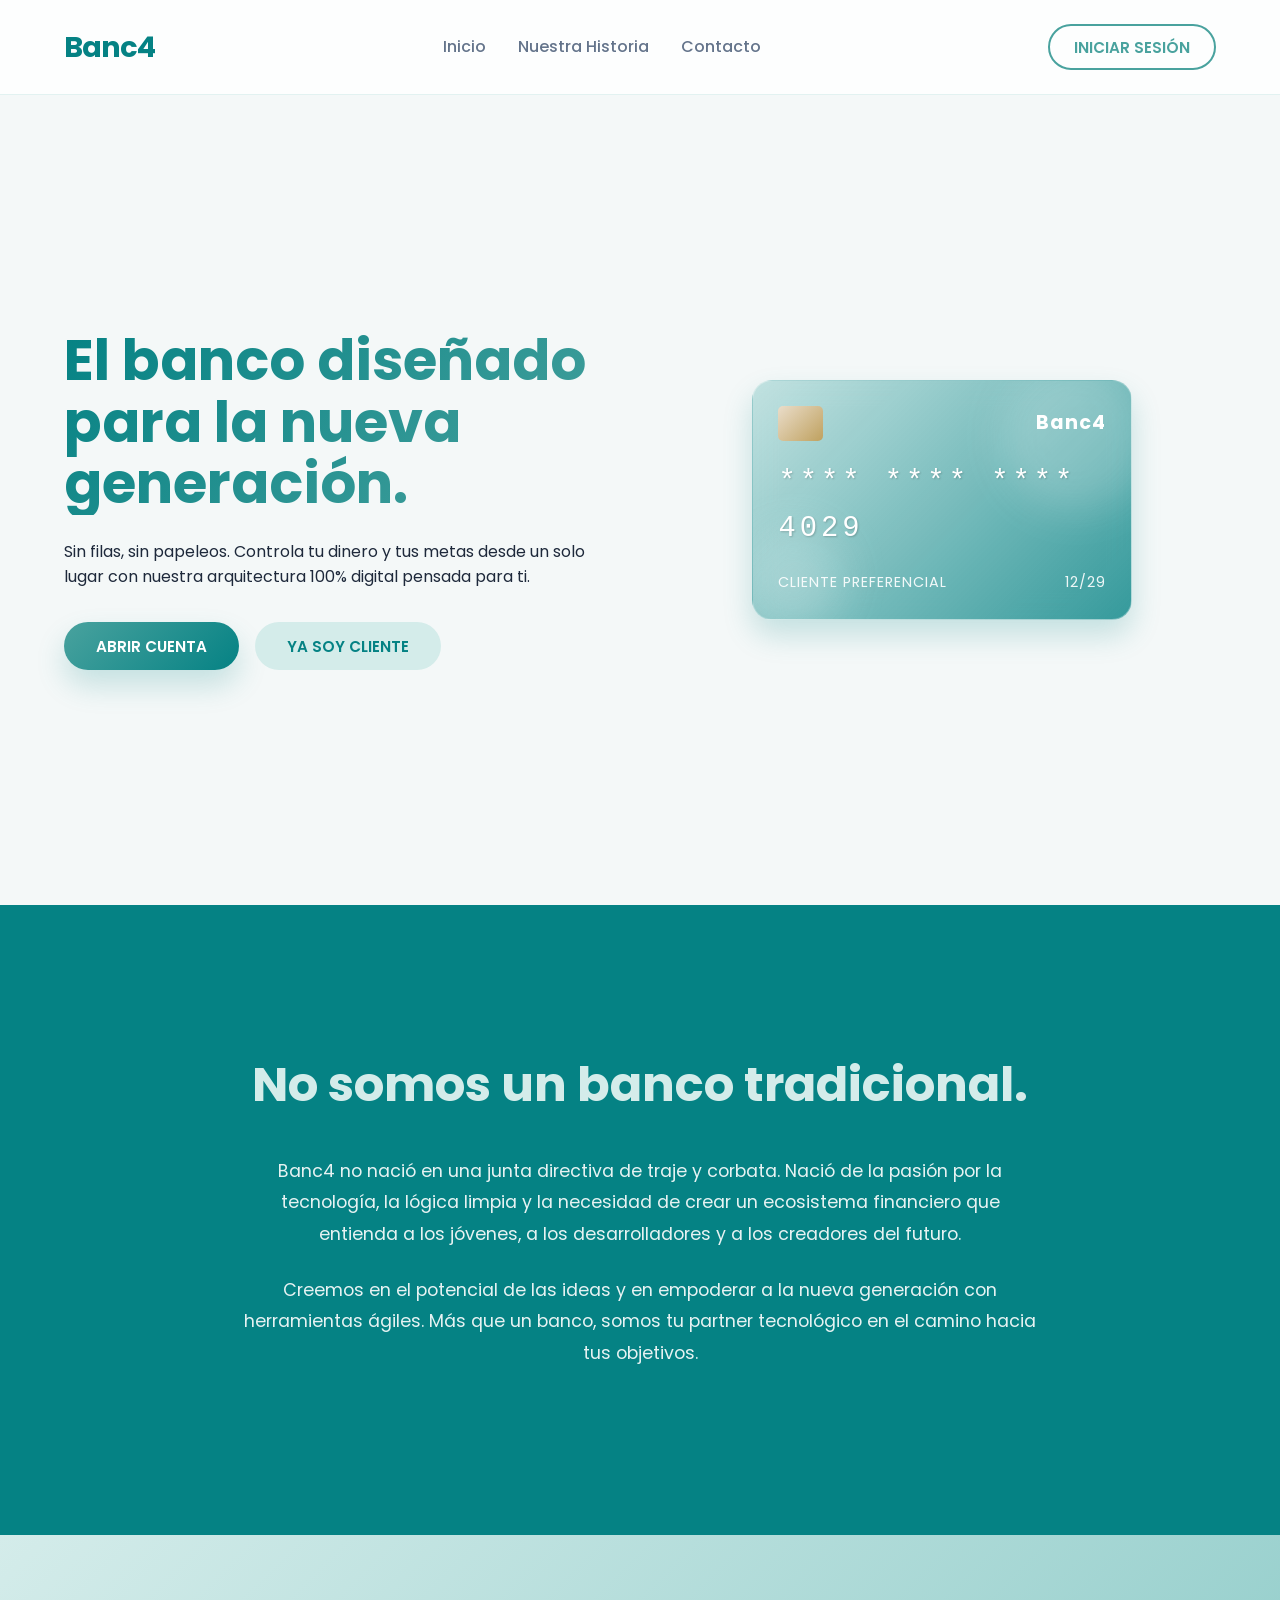
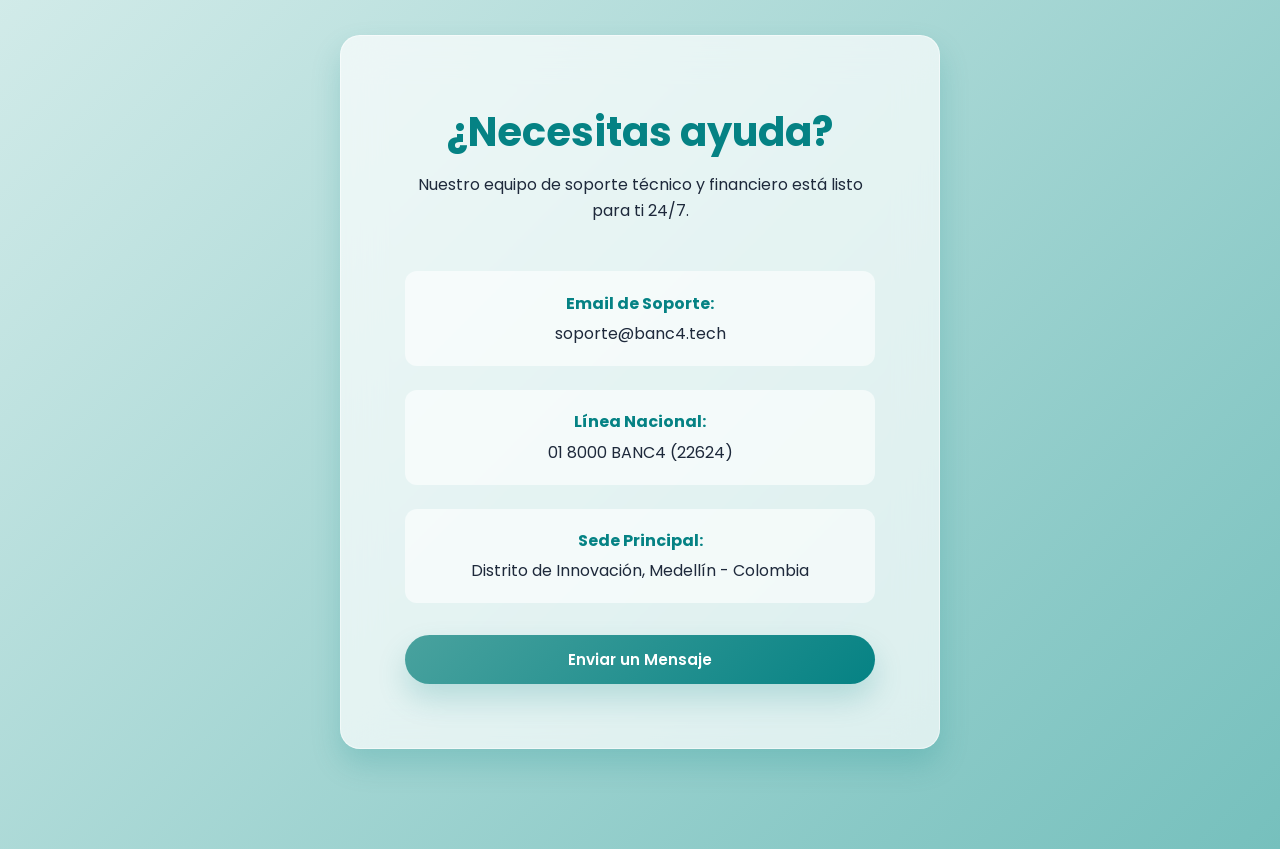
<file: index.html>
<!DOCTYPE html>
<html lang="es">
<head>
    <meta charset="UTF-8">
    <meta name="viewport" content="width=device-width, initial-scale=1.0">
    <title>Banc4 - Tu Banco Digital</title>
    <link rel="stylesheet" href="css/main.css">
</head>
<body>

    <!-- ENCABEZADO -->
    <header class="header-principal">
        <div class="logo">
            <span class="logo-circulo"><a href="#inicio">Banc4</a></span>
        </div>
        
        <!-- NAVEGACIÓN CON ENLACES A LAS SECCIONES -->
        <nav class="nav-enlaces">
            <ul>
                <li><a href="#inicio">Inicio</a></li>
                <li><a href="#nosotros">Nuestra Historia</a></li>
                <li><a href="#contacto">Contacto</a></li>
            </ul>
        </nav>

        <div class="nav-botones">
            <button onclick="location.href='login.html'" class="btn-outline">INICIAR SESIÓN</button>
        </div>
    </header>

    <!-- 1. SECCIÓN INICIO (La tarjeta flotante que ya armamos) -->
    <main id="inicio" class="contenedor-hero">
        <section class="columna-izquierda">
            <h2>El banco diseñado para la nueva generación.</h2>
            <p>Sin filas, sin papeleos. Controla tu dinero y tus metas desde un solo lugar con nuestra arquitectura 100% digital pensada para ti.</p>
            <div class="botones-accion">
                <button onclick="location.href='registro.html'" class="btn-principal">ABRIR CUENTA</button>
                <button onclick="location.href='login.html'" class="btn-secundario">YA SOY CLIENTE</button>
            </div>
        </section>
        
        <section class="columna-derecha">
            <div class="contenedor-tarjeta-animada">
                <div class="tarjeta-banc4-virtual">
                    <div class="tarjeta-top">
                        <div class="tarjeta-chip"></div>
                        <div class="tarjeta-logo-mini">Banc4</div>
                    </div>
                    <div class="tarjeta-numero">**** **** **** 4029</div>
                    <div class="tarjeta-bottom">
                        <div class="tarjeta-titular">CLIENTE PREFERENCIAL</div>
                        <div class="tarjeta-vencimiento">12/29</div>
                    </div>
                    <div class="circulo-decorativo c1"></div>
                    <div class="circulo-decorativo c2"></div>
                </div>
            </div>
        </section>
    </main>

    <!-- 2. SECCIÓN NOSOTROS (Diseño oscuro para contrastar) -->
    <section id="nosotros" class="seccion-nosotros">
        <div class="contenido-nosotros">
            <h2>No somos un banco tradicional.</h2>
            <p>Banc4 no nació en una junta directiva de traje y corbata. Nació de la pasión por la tecnología, la lógica limpia y la necesidad de crear un ecosistema financiero que entienda a los jóvenes, a los desarrolladores y a los creadores del futuro.</p>
            <p>Creemos en el potencial de las ideas y en empoderar a la nueva generación con herramientas ágiles. Más que un banco, somos tu partner tecnológico en el camino hacia tus objetivos.</p>
        </div>
    </section>

    <!-- 3. SECCIÓN CONTACTO (Diseño Glassmorfismo) -->
    <section id="contacto" class="seccion-contacto">
        <div class="tarjeta-contacto">
            <h2>¿Necesitas ayuda?</h2>
            <p>Nuestro equipo de soporte técnico y financiero está listo para ti 24/7.</p>
            
            <div class="info-contacto">
                <div class="item-contacto">
                    <strong>Email de Soporte:</strong>
                    <span>soporte@banc4.tech</span>
                </div>
                <div class="item-contacto">
                    <strong>Línea Nacional:</strong>
                    <span>01 8000 BANC4 (22624)</span>
                </div>
                <div class="item-contacto">
                    <strong>Sede Principal:</strong>
                    <span>Distrito de Innovación, Medellín - Colombia</span>
                </div>
            </div>
            
            <button class="btn-principal" style="margin-top: 2rem; width: 100%;">Enviar un Mensaje</button>
        </div>
    </section>

</body>
</html>
</file>
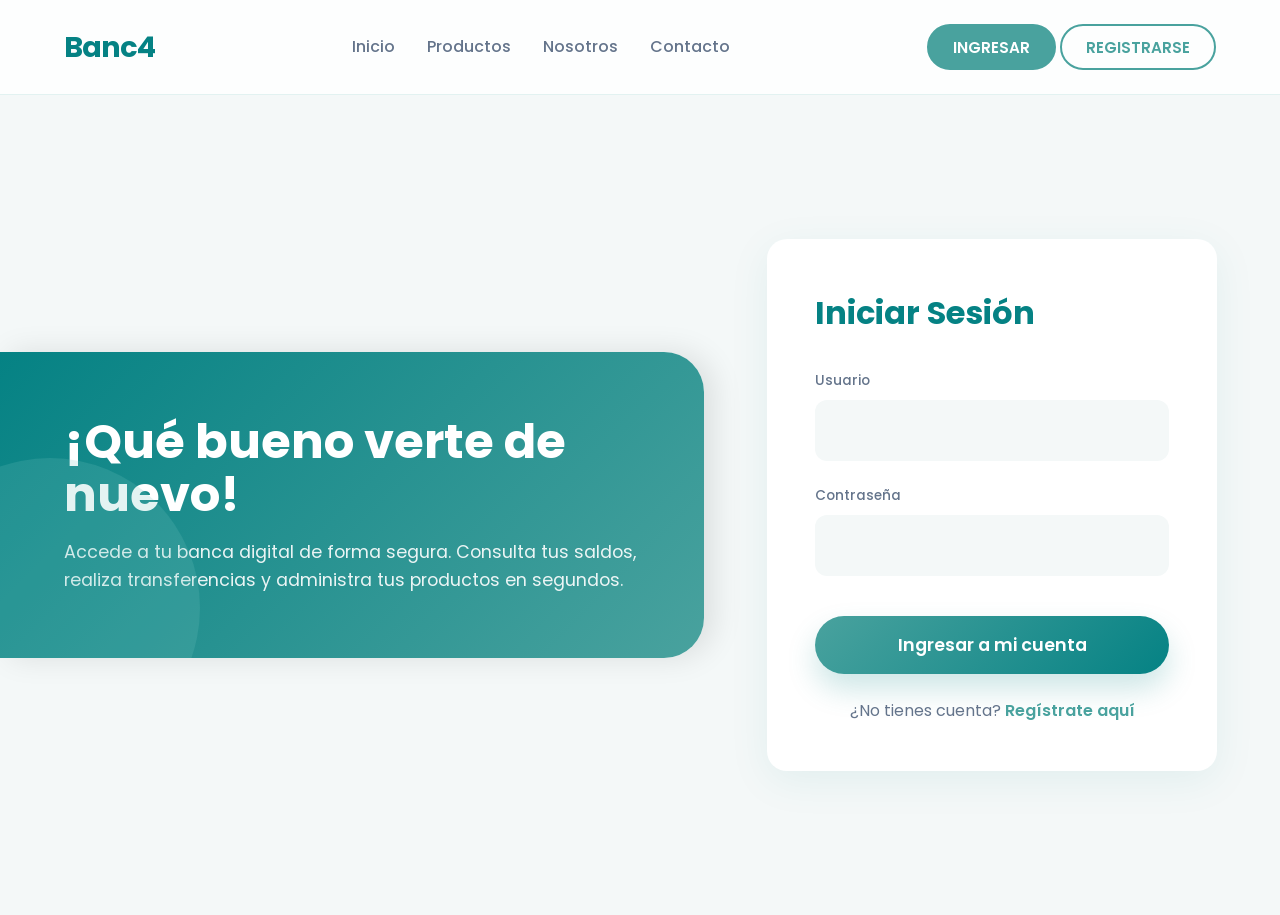
<file: dashboard.html>
<!DOCTYPE html>
<html lang="es">
<head>
    <meta charset="UTF-8">
    <meta name="viewport" content="width=device-width, initial-scale=1.0">
    <title>Banc4 - Mi Panel</title>
    
    <link rel="stylesheet" href="css/dashboard.css">
    <link rel="stylesheet" href="css/main.css">
    
    <!-- Puedes crear un dashboard.css si prefieres separar estilos, o seguir usando main.css -->
</head>
<body>

    <!-- ENCABEZADO -->
    <header class="header-principal">
        <div class="logo">
            <span class="logo-circulo"><a href="dashboard.html">Banc4</a></span>
        </div>
        
        <nav class="nav-enlaces">
            <ul>
                <li><a href="#" id="nav-cuentas" class="active">Mis Cuentas</a></li>
                <li><a href="#" id="nav-tarjetas">Tarjetas</a></li>
                <li><a href="#" id="nav-transferencias">Transferir</a></li>
                <li><a href="#" id="nav-perfil">Mi Perfil</a></li>
                <li><a href="#" id="nav-admin">Usuarios (CRUD)</a></li>
                <li><a href="#" id="nav-historial">Historial</a></li>
            </ul>
        </nav>

        <div class="nav-botones">
            <button id="btn-cerrar-sesion" class="btn-outline">CERRAR SESIÓN</button>
        </div>
    </header>

    <main class="contenedor-dashboard" id="vista-dashboard">
        
        <!-- ==============================================
                VISTA 1: MIS CUENTAS (Visible por defecto)
        =============================================== -->
        <div id="vista-cuentas" class="vista-activa">
            <section class="seccion-bienvenida">
                <h2 id="saludo-usuario">Cargando...</h2>
                <p>Aquí tienes el resumen de tus productos financieros.</p>
            </section>

            <section class="dashboard-grid">
                <div class="tarjeta-panel tarjeta-cuenta">
                    <h3 class="titulo-tarjeta">Cuenta de Ahorros</h3>
                    <h1 id="saldo-pantalla" class="saldo-destacado">Cargando saldo...</h1>
                    <div class="botones-accion">
                        <button id="btn-consignar" class="btn-principal">Consignar</button>
                        <button id="btn-retirar" class="btn-secundario">Retirar</button>
                    </div>
                </div>
                <div class="tarjeta-panel tarjeta-historial">
                    <h3 class="titulo-tarjeta">Movimientos Recientes</h3>
                    <ul id="lista-movimientos" class="lista-movimientos">
                        <li class="movimiento-vacio">Cargando movimientos...</li>
                    </ul>
                </div>
            </section>

            <section class="seccion-productos">
                <h2 class="titulo-seccion">Productos recomendados para ti</h2>
                <div class="productos-grid">
                    <div class="tarjeta-producto">
                        <h4>Tarjeta de Crédito</h4>
                        <p>Aprobación inmediata con cupo de hasta $5.000.000. Sin cuota de manejo el primer año.</p>
                        <button id="btn-solicitar-tc" class="btn-outline btn-pequeno">Solicitar</button>
                    </div>
                    <div class="tarjeta-producto">
                        <h4>CDT Virtual</h4>
                        <p>Invierte de forma segura con las mejores tasas de interés del mercado desde $500.000.</p>
                        <button class="btn-outline btn-pequeno">Simular</button>
                    </div>
                </div>
            </section>
        </div>

<!-- ==============================================
            VISTA 2: TARJETAS (Oculta por defecto)
        =============================================== -->
        <div id="vista-tarjetas" class="vista-oculta">
            <h2 class="titulo-seccion">Mi Tarjeta de Crédito</h2>
            
            <div id="contenedor-mi-tarjeta" class="panel-tarjeta-credito">
                
                <!-- ESTE ES EL DIV QUE FALTABA -->
                <div id="mensaje-sin-tarjeta">
                    <p>Aún no tienes una Tarjeta de Crédito. Solicítala en la sección de Mis Cuentas.</p>
                </div>
                
                <div id="datos-mi-tarjeta" class="vista-oculta" style="width: 100%; display: contents;">
                    <!-- Aquí se inyecta la tarjeta desde JavaScript -->
                </div>
                
            </div>
        </div>

        <!-- ==============================================
            VISTA: TRANSFERENCIAS (Oculta por defecto)
        =============================================== -->
        <div id="vista-transferencias" class="vista-oculta">
            <h2 class="titulo-seccion">Transferir Dinero</h2>
            
            <div class="tarjeta-panel" style="max-width: 500px; margin: 0 auto;">
                <p style="margin-bottom: 20px; color: var(--texto-claro);">Envía dinero a otras cuentas de Banc4 de forma instantánea.</p>
                
                <div class="grupo-input">
                    <label>Número de Cuenta Destino (Ej: AH-12345)</label>
                    <input type="text" id="input-cuenta-destino" placeholder="Ingresa la cuenta destino">
                </div>
                
                <div class="grupo-input">
                    <label>Monto a transferir ($)</label>
                    <input type="number" id="input-monto-transferencia" placeholder="0.00">
                </div>
                
                <button id="btn-ejecutar-transferencia" class="btn-principal" style="width: 100%; margin-top: 10px;">Enviar Dinero</button>
            </div>
        </div>

<!-- ==============================================
            VISTA: PERFIL Y SEGURIDAD (Oculta por defecto)
        =============================================== -->
        <div id="vista-perfil" class="vista-oculta">
            <h2 class="titulo-seccion">Mi Perfil y Seguridad</h2>
            
            <div class="dashboard-grid perfil-grid">
                
                <!-- Tarjeta 1: Tarjeta de Presentación / Avatar -->
                <div class="tarjeta-panel tarjeta-perfil-info">
                    <div class="perfil-avatar-container">
                        <!-- Generador automático de avatar moderno -->
                        <img id="perfil-img" src="" alt="Avatar" class="perfil-avatar">
                        <div class="perfil-badge">VIP</div>
                    </div>
                    <h3 id="perfil-nombre-display" style="margin-top: 15px; color: var(--teal-700);">Cargando...</h3>
                    <p id="perfil-usuario-display" style="color: var(--texto-claro); font-size: 0.9rem;">@usuario</p>
                    
                    <div class="perfil-datos-lista">
                        <div class="perfil-dato-item">
                            <strong>N° de Cuenta:</strong> <span id="perfil-cuenta-display" style="font-family: monospace; font-weight: bold; color: var(--teal-500);">-</span>
                        </div>
                        <div class="perfil-dato-item">
                            <strong>Celular:</strong> <span id="perfil-celular-display">-</span>
                        </div>
                        <div class="perfil-dato-item">
                            <strong>Correo:</strong> <span id="perfil-correo-display">-</span>
                        </div>
                    </div>
                </div>

                <!-- Tarjeta 2: Formularios de Edición y Seguridad -->
                <div style="display: flex; flex-direction: column; gap: 20px;">
                    <div class="tarjeta-panel">
                        <h3 style="margin-bottom: 15px; color: var(--teal-700);">Editar Información Personal</h3>
                        <div class="grupo-input">
                            <label>Nombre Completo</label>
                            <input type="text" id="input-perfil-nombre">
                        </div>
                        <div class="grupo-input">
                            <label>Número de Celular</label>
                            <input type="text" id="input-perfil-celular">
                        </div>
                        <div class="grupo-input">
                            <label>Correo Electrónico</label>
                            <input type="email" id="input-perfil-correo">
                        </div>
                        <button id="btn-actualizar-perfil" class="btn-principal" style="margin-top: 10px; width: 100%;">Guardar Cambios</button>
                    </div>

                    <div class="tarjeta-panel">
                        <h3 style="margin-bottom: 15px; color: var(--teal-700);">Seguridad (Contraseña)</h3>
                        <div class="grupo-input">
                            <label>Contraseña Actual</label>
                            <input type="password" id="input-pass-actual">
                        </div>
                        <div class="grupo-input">
                            <label>Nueva Contraseña</label>
                            <input type="password" id="input-pass-nueva">
                        </div>
                        <div class="grupo-input">
                            <label>Confirmar Nueva Contraseña</label>
                            <input type="password" id="input-pass-confirmar">
                        </div>
                        <button id="btn-cambiar-pass" class="btn-secundario" style="margin-top: 10px; width: 100%;">Actualizar Contraseña</button>
                    </div>
                </div>

            </div>
        </div>

        <!-- ==============================================
            VISTA 3: HISTORIAL COMPLETO (Oculta por defecto)
        =============================================== -->
        <div id="vista-historial" class="vista-oculta">
            <h2 class="titulo-seccion">Historial Completo</h2>
            <div class="tarjeta-panel">
                <p>Aquí construiremos una tabla detallada para ver meses anteriores.</p>
            </div>
        </div>

        <!-- ==============================================
             VISTA: ADMINISTRACIÓN DE USUARIOS (CRUD)
        =============================================== -->
        <div id="vista-admin" class="vista-oculta">
            <h2 class="titulo-seccion">Gestión de Clientes (Administrador)</h2>
            
            <div class="tarjeta-panel" style="margin-bottom: 30px;">
                <h3 style="margin-bottom: 15px; color: var(--teal-700);">Registrar Nuevo Cliente</h3>
                <div style="display: grid; grid-template-columns: repeat(auto-fit, minmax(200px, 1fr)); gap: 15px;">
                    <input type="text" id="admin-reg-id" placeholder="Identificación" class="admin-input">
                    <input type="text" id="admin-reg-nombre" placeholder="Nombre completo" class="admin-input">
                    <input type="text" id="admin-reg-celular" placeholder="Celular" class="admin-input">
                    <input type="text" id="admin-reg-user" placeholder="Usuario único" class="admin-input">
                    <input type="password" id="admin-reg-pass" placeholder="Contraseña" class="admin-input">
                </div>
                <button id="btn-admin-crear" class="btn-principal" style="margin-top: 20px;">Crear Usuario</button>
            </div>

            <div class="tarjeta-panel">
                <h3 style="margin-bottom: 15px; color: var(--teal-700);">Lista de Clientes Registrados</h3>
                <div style="overflow-x: auto;">
                    <table class="tabla-admin">
                        <thead>
                            <tr>
                                <th>ID</th>
                                <th>Nombre</th>
                                <th>Usuario</th>
                                <th>Celular</th>
                                <th>Acciones</th>
                            </tr>
                        </thead>
                        <tbody id="tabla-clientes-body">
                            <!-- Inyectado dinámicamente por JS -->
                        </tbody>
                    </table>
                </div>
            </div>
        </div>

    </main>

    <!-- SCRIPTS EN ORDEN ESTRICTO -->
    <script src="js/models/Transaccion.js"></script>
    <script src="js/models/TarjetaCredito.js"></script>
    <script src="js/models/Cuenta.js"></script>
    <script src="js/models/Cliente.js"></script>
    <script src="js/controller/dashboard.js"></script>

</body>
</html>
</file>
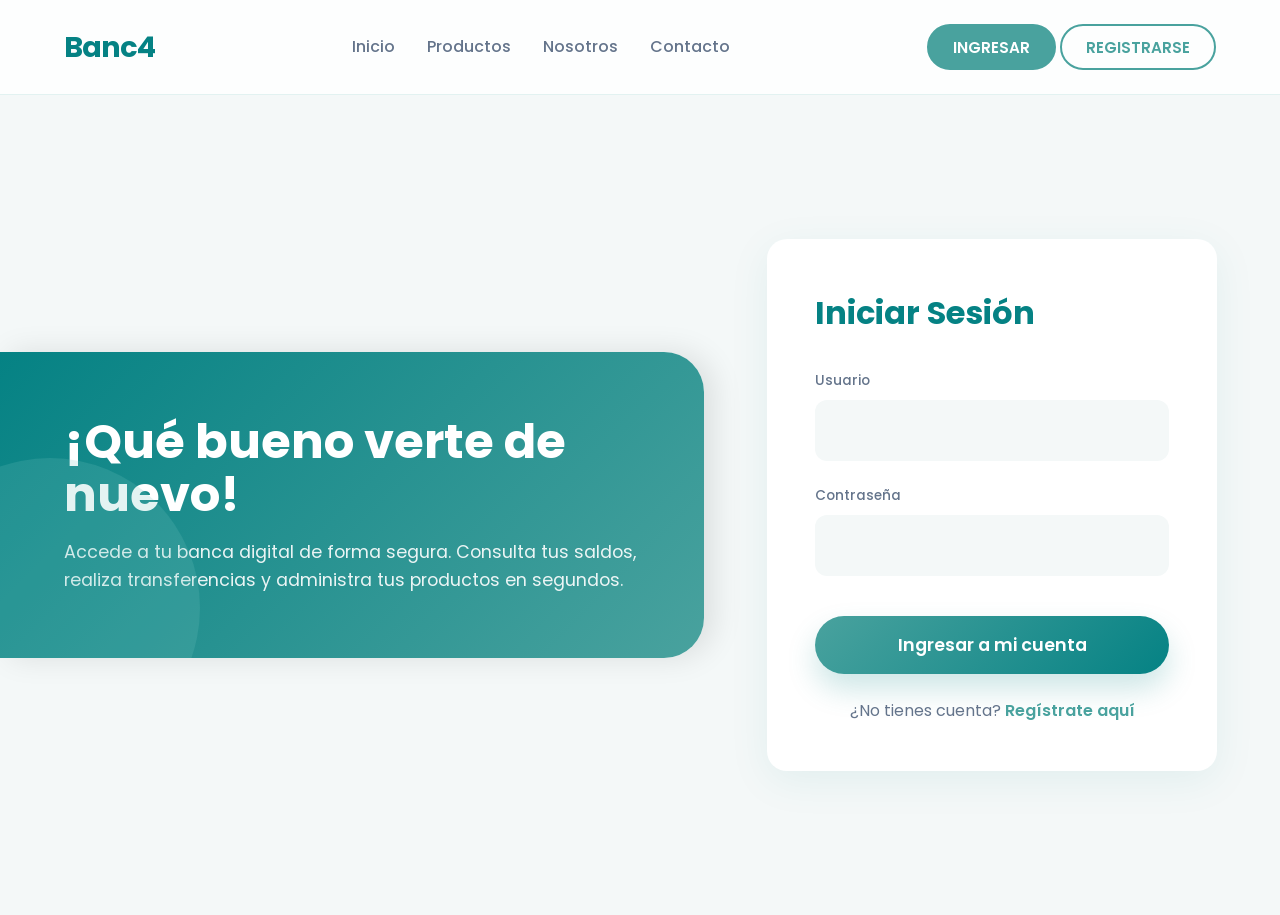
<file: login.html>
<!DOCTYPE html>
<html lang="es">
<head>
    <meta charset="UTF-8">
    <meta name="viewport" content="width=device-width, initial-scale=1.0">
    <title>Banc4 - Iniciar Sesión</title>
    <link rel="stylesheet" href="css/main.css">
    <link rel="stylesheet" href="css/auth.css">
</head>
<body>

    <!-- MISMA BARRA DE NAVEGACIÓN -->
    <header class="header-principal">
        <div class="logo">
            <span class="logo-circulo"><a href="index.html">Banc4</a></span>
        </div>
        
        <nav class="nav-enlaces">
            <ul>
                <li><a href="index.html#inicio">Inicio</a></li>
                <li><a href="index.html#productos">Productos</a></li>
                <li><a href="index.html#nosotros">Nosotros</a></li>
                <li><a href="index.html#contacto">Contacto</a></li>
            </ul>
        </nav>

        <div class="nav-botones">
            <button onclick="location.href='login.html'" class="btn-outline active">INGRESAR</button>
            <button onclick="location.href='registro.html'" class="btn-outline">REGISTRARSE</button>
        </div>
    </header>

    <!-- VISTA PRINCIPAL DIVIDIDA EN DOS COLUMNAS -->
    <main class="contenedor-hero">
        
        <!-- COLUMNA IZQUIERDA: Mensaje o texto de bienvenida -->
        <section class="columna-izquierda">
            <div class="texto-publicitario">
                <h2>¡Qué bueno verte de nuevo!</h2>
                <p>Accede a tu banca digital de forma segura. Consulta tus saldos, realiza transferencias y administra tus productos en segundos.</p>
            </div>
        </section>

        <!-- COLUMNA DERECHA: Formulario de Login -->
        <section class="columna-derecha">
            <div class="contenedor-form">
                <h2>Iniciar Sesión</h2>
                
                <!-- Contador de intentos fallidos exigido por el proyecto -->
                <p id="mensaje-intentos" class="alerta-oculta">Intentos restantes: 3</p> 
                
                <form id="form-login">
                    <div class="grupo-input">
                        <label for="login-usuario">Usuario</label>
                        <input type="text" id="login-usuario" required>
                    </div>
                    <div class="grupo-input">
                        <label for="login-password">Contraseña</label>
                        <input type="password" id="login-password" required>
                    </div>
                    <button type="submit" class="btn-principal form-btn">Ingresar a mi cuenta</button>
                </form>
                
                <p class="enlace-cambio">¿No tienes cuenta? <a href="registro.html">Regístrate aquí</a></p>
            </div>
        </section>

    </main>
    <script src="js/models/Cliente.js"></script>
    <script src="js\controller\login.js"></script>
</body>
</html>
</file>
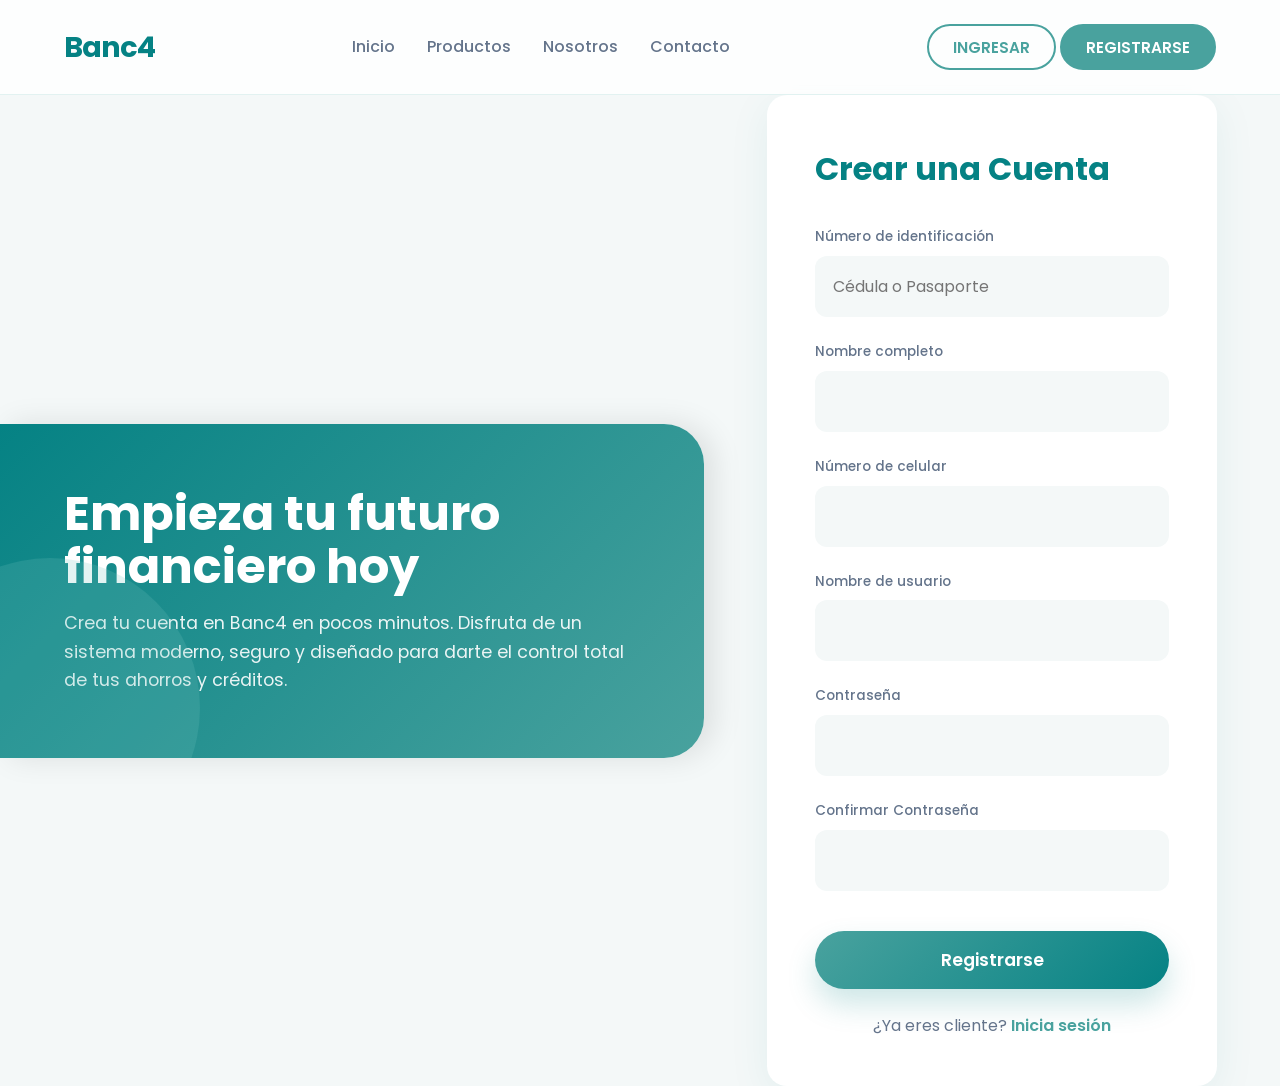
<file: registro.html>
<!DOCTYPE html>
<html lang="es">
<head>
    <meta charset="UTF-8">
    <meta name="viewport" content="width=device-width, initial-scale=1.0">
    <title>Banc4 - Registro</title>
    <link rel="stylesheet" href="css/main.css">
    <link rel="stylesheet" href="css/auth.css">
</head>
<body>

    <!-- MISMA BARRA DE NAVEGACIÓN -->
    <header class="header-principal">
        <div class="logo">
            <span class="logo-circulo"><a href="index.html">Banc4</a></span>
        </div>
        
        <nav class="nav-enlaces">
            <ul>
                <li><a href="index.html#inicio">Inicio</a></li>
                <li><a href="index.html#productos">Productos</a></li>
                <li><a href="index.html#nosotros">Nosotros</a></li>
                <li><a href="index.html#contacto">Contacto</a></li>
            </ul>
        </nav>

        <div class="nav-botones">
            <button onclick="location.href='login.html'" class="btn-outline">INGRESAR</button>
            <button onclick="location.href='registro.html'" class="btn-outline active">REGISTRARSE</button>
        </div>
    </header>

    <!-- VISTA PRINCIPAL DIVIDIDA EN DOS COLUMNAS -->
    <main class="contenedor-hero">
        
        <!-- COLUMNA IZQUIERDA: Mensaje institucional -->
        <section class="columna-izquierda">
            <div class="texto-publicitario">
                <h2>Empieza tu futuro financiero hoy</h2>
                <p>Crea tu cuenta en Banc4 en pocos minutos. Disfruta de un sistema moderno, seguro y diseñado para darte el control total de tus ahorros y créditos.</p>
            </div>
        </section>

        <!-- COLUMNA DERECHA: Formulario de Registro con los campos obligatorios -->
        <section class="columna-derecha">
            <div class="contenedor-form">
                <h2>Crear una Cuenta</h2>
                
                <form id="form-registro">
                    <div class="grupo-input">
                        <label for="reg-identificacion">Número de identificación</label>
                        <input type="text" id="reg-identificacion" placeholder="Cédula o Pasaporte" required>
                    </div>
                    <div class="grupo-input">
                        <label for="reg-nombre">Nombre completo</label>
                        <input type="text" id="reg-nombre" required>
                    </div>
                    <div class="grupo-input">
                        <label for="reg-celular">Número de celular</label>
                        <input type="tel" id="reg-celular" required>
                    </div>
                    <div class="grupo-input">
                        <label for="reg-usuario">Nombre de usuario</label>
                        <input type="text" id="reg-usuario" required>
                    </div>
                    <div class="grupo-input">
                        <label for="reg-password">Contraseña</label>
                        <input type="password" id="reg-password" required>
                    </div>
                    <div class="grupo-input">
                        <label for="reg-confirmar">Confirmar Contraseña</label>
                        <input type="password" id="reg-confirmar" required>
                    </div>
                    
                    <button type="submit" class="btn-principal form-btn">Registrarse</button>
                </form>
                
                <p class="enlace-cambio">¿Ya eres cliente? <a href="login.html">Inicia sesión</a></p>
            </div>
        </section>

    </main>
    <script src="js/models/Cliente.js"></script>
    <script src="js/controller/auth.js"></script>
</body>
</html>
</file>
<file: css/main.css>
/* =========================================
    VARIABLES GLOBALES (Paleta Monocromática)
========================================= */
@import url('https://fonts.googleapis.com/css2?family=Poppins:wght@300;400;500;600;700&display=swap');

:root {
    --teal-100: #d4ecea; 
    --teal-300: #76c0bd; 
    --teal-500: #49a29e; 
    --teal-700: #058284; 
    --bg-app: #f4f8f8;
    --superficie: #ffffff;
    --texto-oscuro: #1e293b;
    --texto-claro: #64748b;
    --sombra-suave: 0 10px 40px rgba(5, 130, 132, 0.08);
    --sombra-fuerte: 0 15px 30px rgba(5, 130, 132, 0.2);
    --radio-borde: 20px;
}

* {
    margin: 0;
    padding: 0;
    box-sizing: border-box;
    font-family: 'Poppins', sans-serif;
}

body {
    background-color: var(--bg-app);
    color: var(--texto-oscuro);
    line-height: 1.6;
    overflow-x: hidden;
}

/* =========================================
    NAVEGACIÓN (Efecto Glassmorphism)
========================================= */
.header-principal {
    display: flex;
    justify-content: space-between;
    align-items: center;
    padding: 1.5rem 5%;
    background: rgba(255, 255, 255, 0.8);
    backdrop-filter: blur(12px);
    position: sticky;
    top: 0;
    z-index: 100;
    border-bottom: 1px solid rgba(118, 192, 189, 0.2);
}

.logo-circulo a {
    font-size: 1.8rem;
    font-weight: 700;
    color: var(--teal-700);
    text-decoration: none;
    letter-spacing: -1px;
}

.nav-enlaces ul {
    display: flex;
    gap: 2rem;
    list-style: none;
}

.nav-enlaces a {
    text-decoration: none;
    color: var(--texto-claro);
    font-weight: 500;
    transition: color 0.3s;
}

.nav-enlaces a:hover, .nav-enlaces a.active {
    color: var(--teal-500);
}

/* =========================================
    BOTONES MODERNOS
========================================= */
button {
    cursor: pointer;
    border-radius: 50px;
    font-weight: 600;
    font-size: 0.95rem;
    transition: all 0.3s ease;
    border: none;
}

.btn-principal {
    background: linear-gradient(135deg, var(--teal-500), var(--teal-700));
    color: white;
    padding: 0.8rem 2rem;
    box-shadow: var(--sombra-fuerte);
}

.btn-principal:hover {
    transform: translateY(-3px);
    box-shadow: 0 20px 40px rgba(5, 130, 132, 0.3);
}

.btn-secundario {
    background: var(--teal-100);
    color: var(--teal-700);
    padding: 0.8rem 2rem;
}

.btn-secundario:hover {
    background: var(--teal-300);
    color: white;
}

.btn-outline {
    background: transparent;
    border: 2px solid var(--teal-500);
    color: var(--teal-500);
    padding: 0.6rem 1.5rem;
}

.btn-outline:hover, .btn-outline.active {
    background: var(--teal-500);
    color: white;
}

/* =========================================
    VISTA PRINCIPAL (Index) 
========================================= */
.contenedor-hero {
    display: flex;
    min-height: calc(100vh - 90px);
    padding: 0 5%;
    align-items: center;
}

.columna-izquierda {
    flex: 1;
    padding-right: 5%;
}

.columna-izquierda h2 {
    font-size: 3.5rem;
    line-height: 1.1;
    margin-bottom: 1.5rem;
    background: linear-gradient(135deg, var(--teal-700), var(--teal-500));
    -webkit-background-clip: text;
    -webkit-text-fill-color: transparent;
}

.botones-accion {
    display: flex;
    gap: 1rem;
    margin-top: 2rem;
}

.columna-derecha {
    flex: 1;
    display: flex;
    justify-content: center;
}

.contenedor-imagen {
    width: 400px;
    height: 400px;
    background: linear-gradient(135deg, var(--teal-100), var(--teal-300));
    border-radius: 40% 60% 70% 30% / 40% 50% 60% 50%;
    display: flex;
    align-items: center;
    justify-content: center;
    color: var(--teal-700);
    font-weight: 700;
    font-size: 2rem;
    box-shadow: var(--sombra-suave);
    animation: flotar 6s ease-in-out infinite;
}

@keyframes flotar {
    0% { transform: translateY(0px) scale(1); border-radius: 40% 60% 70% 30% / 40% 50% 60% 50%; }
    50% { transform: translateY(-20px) scale(1.05); border-radius: 60% 40% 30% 70% / 60% 30% 70% 40%; }
    100% { transform: translateY(0px) scale(1); border-radius: 40% 60% 70% 30% / 40% 50% 60% 50%; }
}

/* =========================================
    DASHBOARD
========================================= */
.contenedor-dashboard {
    padding: 40px 5%;
    max-width: 1400px;
    margin: 0 auto;
}

.dashboard-grid {
    display: grid;
    grid-template-columns: 1fr 1fr;
    gap: 2rem;
    margin-bottom: 3rem;
}

.tarjeta-panel {
    background: var(--superficie);
    border-radius: var(--radio-borde);
    padding: 2.5rem;
    box-shadow: var(--sombra-suave);
    position: relative;
    overflow: hidden;
}

.tarjeta-cuenta::before {
    content: '';
    position: absolute;
    top: -50px;
    right: -50px;
    width: 150px;
    height: 150px;
    background: var(--teal-100);
    border-radius: 50%;
    opacity: 0.5;
}

.saldo-destacado {
    font-size: 3.5rem;
    color: var(--teal-700);
    margin: 1rem 0 2rem 0;
    font-weight: 700;
}

.lista-movimientos {
    list-style: none;
    max-height: 250px;
    overflow-y: auto;
    padding-right: 10px;
}

.lista-movimientos::-webkit-scrollbar { width: 6px; }
.lista-movimientos::-webkit-scrollbar-thumb { background: var(--teal-300); border-radius: 10px; }

.item-movimiento {
    display: flex;
    justify-content: space-between;
    align-items: center;
    padding: 1rem 0;
    border-bottom: 1px solid var(--teal-100);
}

.texto-ingreso { color: var(--teal-500); font-size: 1.1rem; }
.texto-egreso { color: #e11d48; font-size: 1.1rem; }

.productos-grid {
    display: grid;
    grid-template-columns: repeat(auto-fit, minmax(250px, 1fr));
    gap: 1.5rem;
    margin-top: 1.5rem;
}

.tarjeta-producto {
    background: var(--superficie);
    padding: 2rem;
    border-radius: var(--radio-borde);
    border: 1px solid var(--teal-100);
    transition: all 0.3s ease;
    display: flex;
    flex-direction: column;
    justify-content: space-between;
    gap: 1rem;
}

.tarjeta-producto:hover {
    transform: translateY(-10px);
    box-shadow: var(--sombra-suave);
    border-color: var(--teal-300);
}

.btn-pequeno {
    padding: 0.5rem 1rem;
    align-self: flex-start;
}

/* =========================================
   TARJETA VIRTUAL ANIMADA 
========================================= */
.contenedor-tarjeta-animada {
    perspective: 1000px; 
}

.tarjeta-banc4-virtual {
    width: 380px;
    height: 240px;
    background: linear-gradient(135deg, rgba(118, 192, 189, 0.4), rgba(5, 130, 132, 0.8));
    backdrop-filter: blur(15px);
    border: 1px solid rgba(255, 255, 255, 0.3);
    border-radius: 20px;
    padding: 25px;
    display: flex;
    flex-direction: column;
    justify-content: space-between;
    box-shadow: var(--sombra-fuerte);
    position: relative;
    overflow: hidden;
    color: white;
    animation: flotar-3d 6s ease-in-out infinite;
}

@keyframes flotar-3d {
    0% { transform: translateY(0) rotateX(5deg) rotateY(-5deg); }
    50% { transform: translateY(-15px) rotateX(10deg) rotateY(0deg); box-shadow: 0 25px 50px rgba(5, 130, 132, 0.3); }
    100% { transform: translateY(0) rotateX(5deg) rotateY(-5deg); }
}

.tarjeta-top { display: flex; justify-content: space-between; align-items: center; z-index: 2; position: relative; }
.tarjeta-chip { width: 45px; height: 35px; background: linear-gradient(135deg, #eaddca, #bfa15f); border-radius: 5px; }
.tarjeta-logo-mini { font-weight: 700; font-size: 1.2rem; letter-spacing: 1px; }
.tarjeta-numero { font-size: 1.8rem; letter-spacing: 4px; font-family: monospace; z-index: 2; position: relative; text-shadow: 1px 1px 2px rgba(0,0,0,0.2); }
.tarjeta-bottom { display: flex; justify-content: space-between; z-index: 2; position: relative; font-size: 0.9rem; text-transform: uppercase; letter-spacing: 1px; opacity: 0.9; }

.circulo-decorativo { position: absolute; border-radius: 50%; filter: blur(20px); z-index: 1; }
.c1 { width: 150px; height: 150px; background: rgba(255, 255, 255, 0.2); top: -20px; right: -20px; }
.c2 { width: 100px; height: 100px; background: rgba(212, 236, 234, 0.3); bottom: -10px; left: -10px; }


/* =========================================
    DISEÑO RESPONSIVO (Celulares y Tablets)
========================================= */
@media (max-width: 900px) {
    /* Ajustes generales y Header */
    .header-principal { flex-direction: column; gap: 15px; padding: 1rem; }
    .nav-enlaces ul { gap: 1rem; flex-wrap: wrap; justify-content: center; }
    
    /* Index */
    .contenedor-hero { flex-direction: column; text-align: center; margin-top: 2rem; gap: 3rem; }
    .columna-izquierda { padding-right: 0; }
    .columna-izquierda h2 { font-size: 2.5rem; }
    .botones-accion { justify-content: center; }
    
    /* Escalar la tarjeta virtual para que quepa en móviles */
    .tarjeta-banc4-virtual { width: 320px; height: 200px; padding: 20px; }
    .tarjeta-numero { font-size: 1.5rem; }
    
    /* Dashboard */
    .dashboard-grid { grid-template-columns: 1fr; } /* Apila la cuenta y el historial */
    .productos-grid { grid-template-columns: 1fr; } /* Apila las tarjetas recomendadas */
    .saldo-destacado { font-size: 2.5rem; }
}

/* =========================================
    SISTEMA DE PESTAÑAS (VISTAS)
========================================= */
.vista-oculta {
    display: none !important;
}

.vista-activa {
    animation: aparecerVista 0.4s ease forwards;
}

@keyframes aparecerVista {
    from { opacity: 0; transform: translateY(15px); }
    to { opacity: 1; transform: translateY(0); }
}

.panel-tarjeta-credito {
    background: var(--superficie);
    border-radius: var(--radio-borde);
    padding: 3rem;
    box-shadow: var(--sombra-suave);
    display: grid;
    grid-template-columns: 1fr 1fr;
    gap: 3rem;
    align-items: center;
}

.info-cupos h3 { color: var(--texto-claro); font-weight: 500; font-size: 1rem; }
.info-cupos h2 { color: var(--teal-700); font-size: 2.5rem; margin-bottom: 1.5rem; }

/* =========================================
    SCROLL SUAVE Y NAVEGACIÓN
========================================= */
html {
    scroll-behavior: smooth;
}

/* =========================================
    SECCIÓN NOSOTROS (Dark Theme)
========================================= */
.seccion-nosotros {
    background-color: var(--teal-700);
    color: white;
    padding: 100px 5%;
    display: flex;
    align-items: center;
    justify-content: center;
    text-align: center;
    min-height: 70vh; /* Ocupa el 70% del alto de la pantalla */
}

.contenido-nosotros {
    max-width: 800px;
}

.contenido-nosotros h2 {
    font-size: 3rem;
    margin-bottom: 2rem;
    color: var(--teal-100);
}

.contenido-nosotros p {
    font-size: 1.1rem;
    line-height: 1.8;
    margin-bottom: 1.5rem;
    opacity: 0.9;
}

/* =========================================
    SECCIÓN CONTACTO (Glassmorphism)
========================================= */
.seccion-contacto {
    background: linear-gradient(135deg, var(--teal-100), var(--teal-300));
    padding: 100px 5%;
    display: flex;
    align-items: center;
    justify-content: center;
    min-height: 80vh;
}

.tarjeta-contacto {
    background: rgba(255, 255, 255, 0.7);
    backdrop-filter: blur(20px);
    border: 1px solid rgba(255, 255, 255, 0.5);
    border-radius: var(--radio-borde);
    padding: 4rem;
    max-width: 600px;
    width: 100%;
    text-align: center;
    box-shadow: var(--sombra-fuerte);
    transition: transform 0.3s;
}

.tarjeta-contacto:hover {
    transform: translateY(-5px);
}

.tarjeta-contacto h2 {
    color: var(--teal-700);
    font-size: 2.5rem;
    margin-bottom: 0.5rem;
}

.info-contacto {
    margin-top: 3rem;
    display: flex;
    flex-direction: column;
    gap: 1.5rem;
}

.item-contacto {
    background: rgba(255, 255, 255, 0.6);
    padding: 1.2rem;
    border-radius: 12px;
    display: flex;
    flex-direction: column;
    gap: 5px;
    transition: background 0.3s;
}

.item-contacto:hover {
    background: rgba(255, 255, 255, 0.9);
}

.item-contacto strong {
    color: var(--teal-700);
}

/* =========================================
    ESTILOS ESPECÍFICOS VISTA TRANSFERENCIAS
========================================= */
#vista-transferencias {
    display: flex;
    flex-direction: column;
    align-items: center;
    justify-content: center;
}

#vista-transferencias .tarjeta-panel {
    width: 100%;
    max-width: 480px;
    background: var(--superficie);
    border-radius: var(--radio-borde);
    padding: 2.5rem;
    box-shadow: var(--sombra-suave);
    border: 1px solid var(--teal-100);
}

#vista-transferencias .grupo-input {
    display: flex;
    flex-direction: column;
    margin-bottom: 1.5rem;
    text-align: left;
}

#vista-transferencias .grupo-input label {
    font-size: 0.85rem;
    color: var(--texto-claro);
    margin-bottom: 0.5rem;
    font-weight: 500;
}

#vista-transferencias .grupo-input input {
    background: var(--bg-app);
    border: 2px solid transparent;
    padding: 1rem;
    border-radius: 12px;
    font-size: 1rem;
    color: var(--texto-oscuro);
    outline: none;
    transition: all 0.3s ease;
}

#vista-transferencias .grupo-input input:focus {
    background: var(--superficie);
    border-color: var(--teal-300);
    box-shadow: 0 0 0 4px var(--teal-100);
}

/* =========================================
    ESTILOS DE LA VISTA PERFIL
========================================= */
.tarjeta-perfil-info {
    display: flex;
    flex-direction: column;
    align-items: center;
    text-align: center;
    padding: 3rem 2rem;
}

.perfil-avatar-container {
    position: relative;
    width: 120px;
    height: 120px;
}

.perfil-avatar {
    width: 100%;
    height: 100%;
    border-radius: 50%;
    object-fit: cover;
    border: 4px solid var(--teal-300);
    box-shadow: var(--sombra-suave);
    background: var(--teal-100);
}

.perfil-badge {
    position: absolute;
    bottom: 0;
    right: 0;
    background: var(--teal-700);
    color: white;
    font-size: 0.75rem;
    font-weight: 700;
    padding: 4px 10px;
    border-radius: 20px;
    border: 2px solid white;
}

.perfil-datos-lista {
    margin-top: 25px;
    width: 100%;
    display: flex;
    flex-direction: column;
    gap: 12px;
    border-top: 1px solid var(--teal-100);
    padding-top: 20px;
    text-align: left;
}

.perfil-dato-item {
    font-size: 0.95rem;
    color: var(--texto-oscuro);
    display: flex;
    justify-content: space-between;
}

.perfil-dato-item strong {
    color: var(--teal-700);
}

/* =========================================
    ESTILOS DEL MÓDULO ADMIN (CRUD)
========================================= */
.admin-input {
    background: var(--bg-app);
    border: 2px solid transparent;
    padding: 0.8rem;
    border-radius: 12px;
    font-size: 0.95rem;
    color: var(--texto-oscuro);
    outline: none;
    width: 100%;
    transition: all 0.3s ease;
}

.admin-input:focus {
    background: var(--superficie);
    border-color: var(--teal-300);
    box-shadow: 0 0 0 4px var(--teal-100);
}

.tabla-admin {
    width: 100%;
    border-collapse: collapse;
    text-align: left;
    margin-top: 10px;
}

.tabla-admin th, .tabla-admin td {
    padding: 12px 15px;
    border-bottom: 1px solid var(--teal-100);
    font-size: 0.95rem;
}

.tabla-admin th {
    background: var(--teal-100);
    color: var(--teal-700);
    font-weight: 600;
}

.tabla-admin tr:hover {
    background: rgba(212, 236, 234, 0.2);
}

.btn-accion-tabla {
    padding: 6px 12px;
    border-radius: 8px;
    font-size: 0.8rem;
    font-weight: 600;
    margin-right: 5px;
    border: none;
    cursor: pointer;
}

.btn-editar {
    background: var(--teal-300);
    color: var(--teal-700);
}

.btn-eliminar {
    background: #fee2e2;
    color: #ef4444;
}
</file>
<file: css/dashboard.css>
/* =========================================
    ESTILOS DEL DASHBOARD
========================================= */

body {
    background-color: #94d4f7;
}

.contenedor-dashboard {
    padding: 40px 20px;
    max-width: 1200px;
    margin: 0 auto;

}

.seccion-bienvenida {
    margin-bottom: 30px;
}

.dashboard-grid {
    display: grid;
    grid-template-columns: 1fr 1fr;
    gap: 30px;
    margin-bottom: 50px;
}

.tarjeta-panel {
    background-color: #0daeff;
    border: 1px solid #eaeaea;
    border-radius: 12px;
    padding: 30px;
    box-shadow: 0 4px 6px rgba(0,0,0,0.05);
}

.saldo-destacado {
    font-size: 3rem;
    margin: 20px 0;
    color: #333;
}

/* Grid inferior: 4 Tarjetas de productos en fila */
.seccion-productos {
    border-top: 1px solid #eaeaea;
    padding-top: 40px;
}

.titulo-seccion {
    margin-bottom: 25px;
    color: #444;
}

.productos-grid {
    display: grid;
    grid-template-columns: repeat(4, 1fr); /* 4 columnas exactas */
    gap: 20px;
}

.tarjeta-producto {
    background-color: #0daeff;
    border: 1px solid #eee;
    border-radius: 10px;
    padding: 20px;
    display: flex;
    flex-direction: column;
    justify-content: space-between;
    transition: transform 0.3s ease;
}

.tarjeta-producto:hover {
    transform: translateY(-5px);
    box-shadow: 0 8px 15px rgba(0,0,0,0.1);
}

.tarjeta-producto h4 {
    margin-bottom: 10px;
    color: #222;
}

.tarjeta-producto p {
    font-size: 0.9rem;
    color: #666;
    margin-bottom: 20px;
    line-height: 1.4;
}

/* Estilos de la lista de movimientos */
.lista-movimientos {
    list-style: none;
    padding: 0;
    max-height: 300px;
    overflow-y: auto;
}

.item-movimiento {
    display: flex;
    justify-content: space-between;
    padding: 15px 0;
    border-bottom: 1px solid #eee;
}

.movimiento-info {
    display: flex;
    flex-direction: column;
}

.movimiento-fecha {
    font-size: 0.8rem;
    color: #888;
    margin-top: 5px;
}

.texto-ingreso { color: #2e7d32; font-weight: bold; }
.texto-egreso { color: #c62828; font-weight: bold; }
</file>
<file: css/auth.css>
/* =========================================
   VISTAS DE AUTENTICACIÓN (Split Screen)
========================================= */
.contenedor-hero {
    padding: 0; /* Quitamos el padding global para que ocupe todo */
    min-height: calc(100vh - 80px);
}

/* Lado izquierdo (Creativo/Marca) */
.columna-izquierda {
    background: linear-gradient(135deg, var(--teal-700), var(--teal-500));
    color: white;
    padding: 4rem;
    display: flex;
    flex-direction: column;
    justify-content: center;
    border-top-right-radius: 40px;
    border-bottom-right-radius: 40px;
    box-shadow: 10px 0 30px rgba(0,0,0,0.1);
    position: relative;
    overflow: hidden;
}

.columna-izquierda::after {
    content: '';
    position: absolute;
    width: 300px;
    height: 300px;
    background: var(--teal-300);
    border-radius: 50%;
    bottom: -100px;
    left: -100px;
    opacity: 0.2;
}

.columna-izquierda h2 {
    color: white;
    font-size: 3rem;
    background: none; /* Quitamos el texto transparente del main */
    -webkit-text-fill-color: white;
    margin-bottom: 1rem;
    z-index: 1;
}

.columna-izquierda p {
    font-size: 1.1rem;
    opacity: 0.9;
    z-index: 1;
}

/* Lado derecho (Formulario) */
.columna-derecha {
    background: var(--bg-app);
}

.contenedor-form {
    background: var(--superficie);
    padding: 3rem;
    border-radius: var(--radio-borde);
    box-shadow: var(--sombra-suave);
    width: 100%;
    max-width: 450px;
}

.contenedor-form h2 {
    color: var(--teal-700);
    margin-bottom: 2rem;
    font-size: 2rem;
}

/* Inputs Modernos (Estilo Flotante / Minimalista) */
.grupo-input {
    display: flex;
    flex-direction: column;
    margin-bottom: 1.5rem;
}

.grupo-input label {
    font-size: 0.85rem;
    color: var(--texto-claro);
    margin-bottom: 0.5rem;
    font-weight: 500;
}

.grupo-input input {
    background: var(--bg-app);
    border: 2px solid transparent;
    padding: 1rem;
    border-radius: 12px;
    font-size: 1rem;
    color: var(--texto-oscuro);
    transition: all 0.3s ease;
    outline: none;
}

.grupo-input input:focus {
    background: var(--superficie);
    border-color: var(--teal-300);
    box-shadow: 0 0 0 4px var(--teal-100);
}

.form-btn {
    width: 100%;
    padding: 1rem;
    font-size: 1.1rem;
    margin-top: 1rem;
}

.enlace-cambio {
    text-align: center;
    margin-top: 1.5rem;
    color: var(--texto-claro);
}

.enlace-cambio a {
    color: var(--teal-500);
    font-weight: 600;
    text-decoration: none;
}

.enlace-cambio a:hover {
    color: var(--teal-700);
    text-decoration: underline;
}

.alerta-oculta {
    display: none;
    background: #fee2e2;
    color: #ef4444;
    padding: 10px;
    border-radius: 8px;
    margin-bottom: 1rem;
    font-size: 0.9rem;
    text-align: center;
}

/* =========================================
   DISEÑO RESPONSIVO (Vistas de Autenticación)
========================================= */
@media (max-width: 900px) {
    .contenedor-hero { flex-direction: column; }
    
    /* El bloque izquierdo se convierte en un banner superior */
    .columna-izquierda { 
        padding: 2rem 1.5rem; 
        border-radius: 0 0 30px 30px; 
        text-align: center;
    }
    .columna-izquierda h2 { font-size: 2rem; }
    
    /* El formulario ocupa todo el ancho */
    .columna-derecha { padding: 2rem 1rem; }
    .contenedor-form { max-width: 100%; padding: 2rem 1.5rem; }
}
</file>
